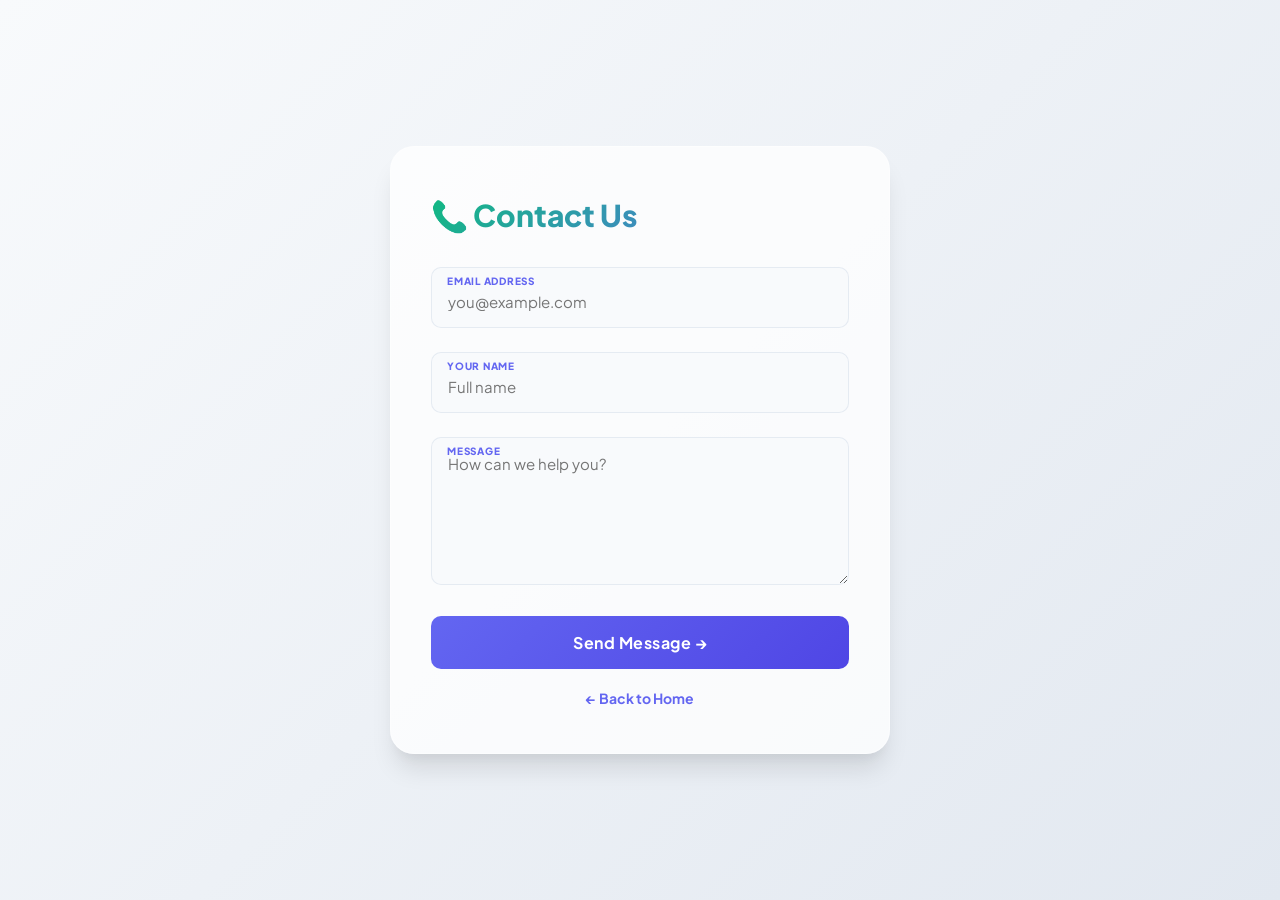
<file: contactus.html>
<!DOCTYPE html>
<html lang="en">
<head>
  <meta charset="UTF-8">
  <meta name="viewport" content="width=device-width, initial-scale=1.0">
  <meta name="description" content="Get in touch with ShopEase support. We're here to help with orders, returns, and questions.">
  <title>Contact Us — ShopEase</title>
  <link rel="stylesheet" href="style.css?v=2.0">
  <style>
    body {
      margin: 0; min-height: 100vh;
      /* background overridden by style.css */ /* background */: linear-gradient(135deg, #85edbb, #e2e8f0);
      display: flex; justify-content: center; align-items: center;
      padding: 20px;
    }
  </style>
</head>
<body>

<div class="contact-card">
  <h1>📞 Contact Us</h1>

  <form id="contactForm" onsubmit="return handleContact(event)">
    <div class="form-group">
      <label for="email">Email Address</label>
      <input id="email" name="email" type="email" placeholder="you@example.com" required>
    </div>

    <div class="form-group">
      <label for="username">Your Name</label>
      <input id="username" name="username" type="text" placeholder="Full name" required>
    </div>

    <div class="form-group">
      <label for="message">Message</label>
      <textarea id="message" name="message" rows="6" placeholder="How can we help you?" required></textarea>
    </div>

    <button type="submit" class="auth-btn">Send Message →</button>
  </form>

  <div class="auth-link" style="margin-top:18px;">
    <a href="index.html">← Back to Home</a>
  </div>
</div>

<div id="toast-container"></div>
<script src="main.js?v=9.0"></script>
<script>
  function handleContact(e) {
    e.preventDefault();
    const name = document.getElementById('username').value.trim();
    if (!name) { showToast('Please fill in all fields', 'error'); return false; }
    showToast('Message sent! We\'ll get back to you shortly. 📬');
    document.getElementById('contactForm').reset();
    return false;
  }
</script>
</body>
</html>
</file>
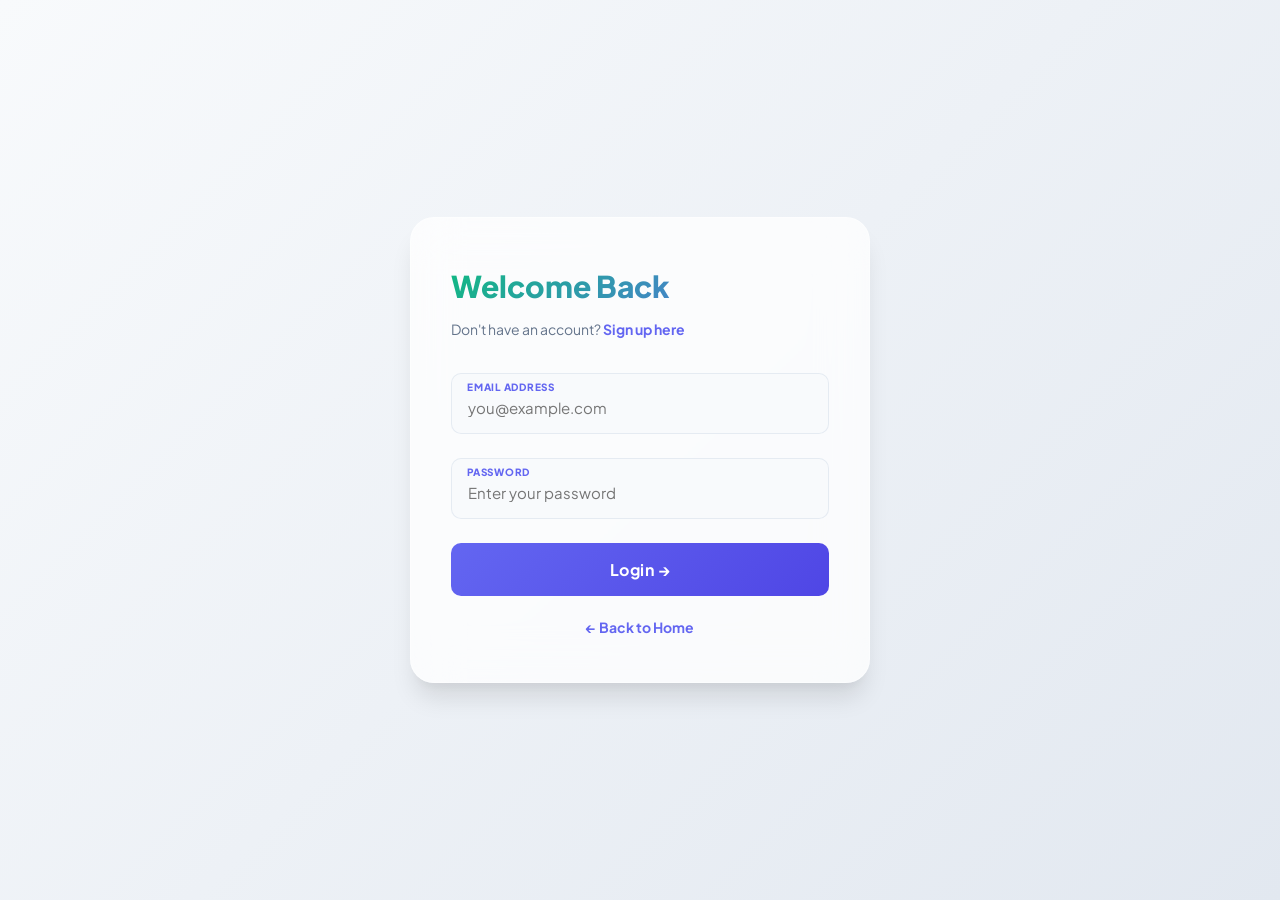
<file: login.html>
<!DOCTYPE html>
<html lang="en">
<head>
  <meta charset="UTF-8">
  <meta name="viewport" content="width=device-width, initial-scale=1.0">
  <meta name="description" content="Login to your ShopEase account to access your cart, orders, and exclusive deals.">
  <title>Login — ShopEase</title>
  <link rel="stylesheet" href="style.css?v=2.0">
  <style>
    body { margin: 0; min-height: 100vh; /* background overridden by style.css */ /* background */: linear-gradient(135deg, #85edbb, #e2e8f0); display: flex; justify-content: center; align-items: center; }
  </style>
</head>
<body>

<div class="auth-card">
  <h1>Welcome Back</h1>
  <p class="auth-subtitle">Don't have an account? <a href="signuppage.html">Sign up here</a></p>

  <form id="loginForm" onsubmit="return handleLogin(event)">
    <div class="form-group" id="fg-email">
      <label for="email">Email Address</label>
      <input id="email" name="email" type="email" placeholder="you@example.com" required>
      <div class="field-error" id="err-email"></div>
    </div>

    <div class="form-group" id="fg-password">
      <label for="password">Password</label>
      <input id="password" name="password" type="password" placeholder="Enter your password" required>
      <div class="field-error" id="err-password"></div>
    </div>

    <button type="submit" class="auth-btn" id="loginBtn">Login →</button>
  </form>

  <div class="auth-link">
    <a href="index.html">← Back to Home</a>
  </div>
</div>

<div id="toast-container"></div>
<script src="main.js?v=9.0"></script>
<script>
  // Redirect if already logged in
  if (getSession()) {
    window.location.href = 'experiment1on_capstone.html';
  }

  async function handleLogin(e) {
    e.preventDefault();

    // clear errors
    document.querySelectorAll('.form-group').forEach(g => g.classList.remove('has-error'));

    const email = document.getElementById('email').value.trim();
    const password = document.getElementById('password').value;
    const btn = document.getElementById('loginBtn');

    // Client-side validation
    let valid = true;
    const emailReg = /^[a-zA-Z0-9._%+-]+@[a-zA-Z0-9.-]+\.[a-zA-Z]{2,}$/;

    if (!email || !emailReg.test(email)) {
      setFieldError('fg-email', 'err-email', 'Please enter a valid email address');
      valid = false;
    }
    if (!password || password.length < 5) {
      setFieldError('fg-password', 'err-password', 'Password must be at least 5 characters');
      valid = false;
    }
    if (!valid) return false;

    btn.disabled = true;
    btn.textContent = 'Logging in…';

    const result = await apiLogin({ email, password });

    btn.disabled = false;
    btn.textContent = 'Login →';

    if (result.success) {
      setSession(result.user);
      await syncCartOnLogin(); // Sync cart before redirecting
      showToast('Welcome back, ' + result.user.name + '! 🎉');
      addNotification('Logged In', 'Welcome back, ' + result.user.name + '!', '👋', 'green');
      setTimeout(() => window.location.href = 'experiment1on_capstone.html', 800);
    } else {
      showToast(result.message, 'error');
    }

    return false;
  }

  function setFieldError(groupId, errorId, message) {
    document.getElementById(groupId).classList.add('has-error');
    const errEl = document.getElementById(errorId);
    errEl.textContent = message;
    errEl.style.display = 'block';
  }
</script>
</body>
</html>
</file>
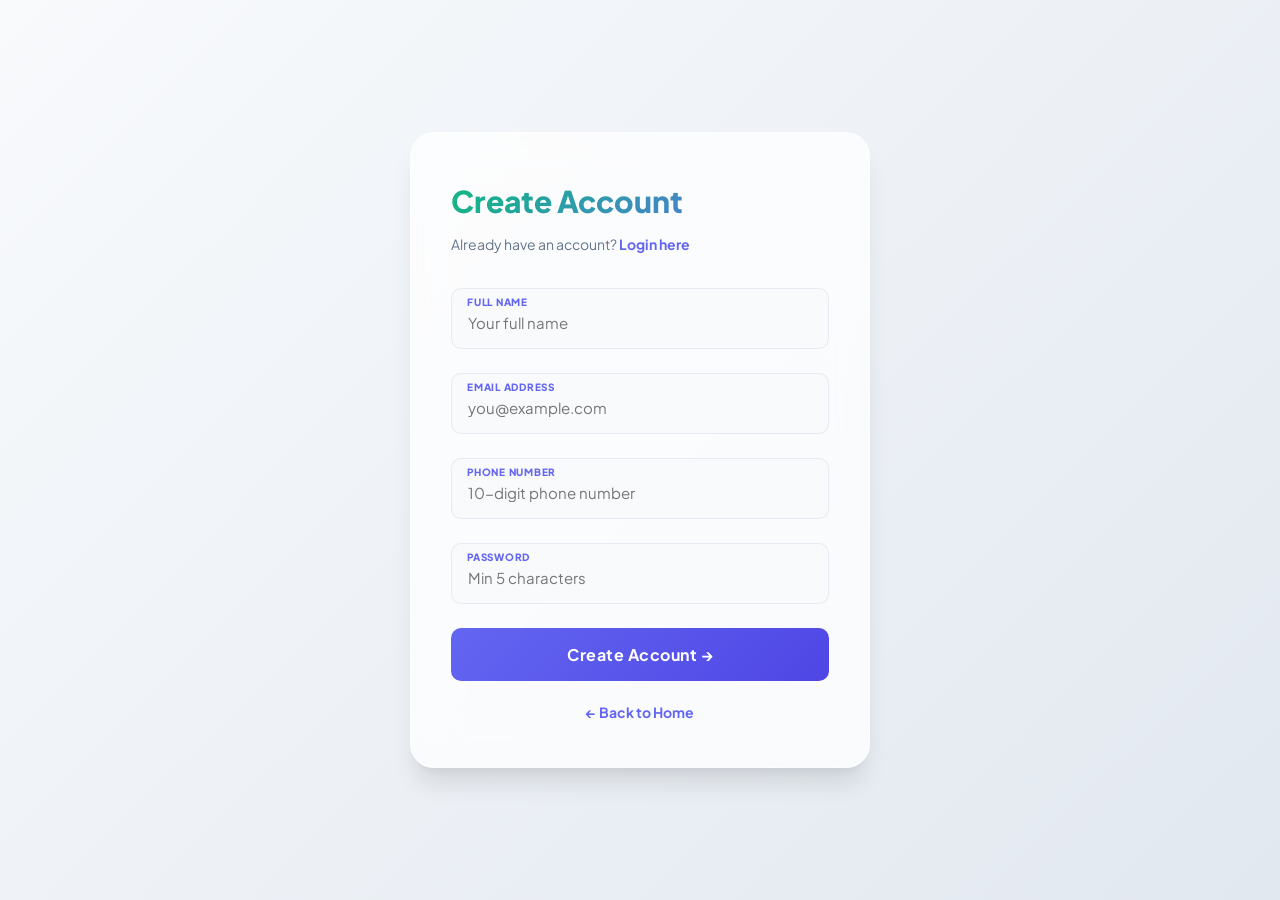
<file: signuppage.html>
<!DOCTYPE html>
<html lang="en">
<head>
  <meta charset="UTF-8">
  <meta name="viewport" content="width=device-width, initial-scale=1.0">
  <meta name="description" content="Create a ShopEase account to start shopping with exclusive deals and track your orders.">
  <title>Sign Up — ShopEase</title>
  <link rel="stylesheet" href="style.css?v=2.0">
  <style>
    body { margin: 0; min-height: 100vh; /* background overridden by style.css */ /* background */: linear-gradient(135deg, #85edbb, #e2e8f0); display: flex; justify-content: center; align-items: center; padding: 20px; }
  </style>
</head>
<body>

<div class="auth-card">
  <h1>Create Account</h1>
  <p class="auth-subtitle">Already have an account? <a href="login.html">Login here</a></p>

  <form id="signupForm" onsubmit="return handleSignup(event)">
    <div class="form-group" id="fg-name">
      <label for="fname">Full Name</label>
      <input id="fname" name="fname" type="text" placeholder="Your full name" required>
      <div class="field-error" id="err-name"></div>
    </div>

    <div class="form-group" id="fg-email">
      <label for="mail">Email Address</label>
      <input id="mail" name="mail" type="email" placeholder="you@example.com" required>
      <div class="field-error" id="err-email"></div>
    </div>

    <div class="form-group" id="fg-phone">
      <label for="phonenumber">Phone Number</label>
      <input id="phonenumber" name="phonenumber" type="tel" placeholder="10-digit phone number" required>
      <div class="field-error" id="err-phone"></div>
    </div>

    <div class="form-group" id="fg-password">
      <label for="pass">Password</label>
      <input id="pass" name="password" type="password" placeholder="Min 5 characters" required>
      <div class="field-error" id="err-password"></div>
    </div>

    <button type="submit" class="auth-btn" id="signupBtn">Create Account →</button>
  </form>

  <div class="auth-link">
    <a href="index.html">← Back to Home</a>
  </div>
</div>

<div id="toast-container"></div>
<script src="main.js?v=9.0"></script>
<script>
  // Redirect if already logged in
  if (getSession()) {
    window.location.href = 'experiment1on_capstone.html';
  }

  async function handleSignup(e) {
    e.preventDefault();

    // clear errors
    document.querySelectorAll('.form-group').forEach(g => g.classList.remove('has-error'));

    const name = document.getElementById('fname').value.trim();
    const email = document.getElementById('mail').value.trim();
    const phone = document.getElementById('phonenumber').value.trim();
    const password = document.getElementById('pass').value;
    const btn = document.getElementById('signupBtn');

    // Client-side validation
    let valid = true;
    const emailReg = /^[a-zA-Z0-9._%+-]+@[a-zA-Z0-9.-]+\.[a-zA-Z]{2,}$/;
    const phoneReg = /^[6-9][0-9]{9}$/;

    if (!name) {
      setFieldError('fg-name', 'err-name', 'Please enter your name');
      valid = false;
    }
    if (!email || !emailReg.test(email)) {
      setFieldError('fg-email', 'err-email', 'Please enter a valid email address');
      valid = false;
    }
    if (!phone || !phoneReg.test(phone)) {
      setFieldError('fg-phone', 'err-phone', 'Enter a valid 10-digit Indian phone number');
      valid = false;
    }
    if (!password || password.length < 5) {
      setFieldError('fg-password', 'err-password', 'Password must be at least 5 characters');
      valid = false;
    }
    if (!valid) return false;

    btn.disabled = true;
    btn.textContent = 'Creating account…';

    const result = await apiSignup({ name, email, phone, password });

    btn.disabled = false;
    btn.textContent = 'Create Account →';

    if (result.success) {
      showToast('Account created! Redirecting to login…');
      setTimeout(() => window.location.href = 'login.html', 1200);
    } else {
      showToast(result.message, 'error');
    }

    return false;
  }

  function setFieldError(groupId, errorId, message) {
    document.getElementById(groupId).classList.add('has-error');
    const errEl = document.getElementById(errorId);
    errEl.textContent = message;
    errEl.style.display = 'block';
  }
</script>
</body>
</html>
</file>
<file: style.css>
/* ============================================================
   ShopEase — Premium Global Stylesheet (Light & Dark Themes)
   ============================================================ */
@import url('https://fonts.googleapis.com/css2?family=Plus+Jakarta+Sans:ital,wght@0,200..800;1,200..800&display=swap');

/* ---------- Theme Color Variables ---------- */
:root {
  /* Common tokens */
  --font-main: 'Plus Jakarta Sans', 'Segoe UI', system-ui, sans-serif;
  --clr-emerald: #10b981;
  --clr-emerald-hover: #059669;
  --clr-indigo: #6366f1;
  --clr-indigo-hover: #4f46e5;
  --clr-coral: #f43f5e;
  --clr-coral-hover: #e11d48;
  --clr-gold: #fbbf24;
  --clr-pink: #f472b6;

  /* Light Theme Defaults */
  --bg-app: linear-gradient(135deg, #f8fafc, #e2e8f0);
  --bg-navbar: rgba(255, 255, 255, 0.65);
  --bg-card: rgba(255, 255, 255, 0.75);
  --bg-card-hover: rgba(255, 255, 255, 0.95);
  --bg-input: #f8fafc;
  --bg-dropdown: #ffffff;
  --bg-item-hover: #f1f5f9;
  
  --clr-text-main: #0f172a;
  --clr-text-muted: #64748b;
  --clr-border: rgba(226, 232, 240, 0.8);
  --clr-glass-border: rgba(255, 255, 255, 0.4);
  
  --shadow-sm: 0 1px 3px rgba(0,0,0,.05);
  --shadow-md: 0 10px 25px -5px rgba(0, 0, 0, 0.05), 0 8px 10px -6px rgba(0, 0, 0, 0.05);
  --shadow-lg: 0 20px 25px -5px rgba(0, 0, 0, 0.1), 0 10px 10px -5px rgba(0, 0, 0, 0.04);
  
  /* Radius & Transition */
  --radius-sm: 10px;
  --radius-md: 16px;
  --radius-lg: 24px;
  --radius-xl: 32px;
  --transition: .3s cubic-bezier(.4, 0, .2, 1);
}

/* Dark Theme Overrides */
body.dark {
  --bg-app: linear-gradient(135deg, #090d16, #111827);
  --bg-navbar: rgba(15, 23, 42, 0.7);
  --bg-card: rgba(30, 41, 59, 0.45);
  --bg-card-hover: rgba(30, 41, 59, 0.65);
  --bg-input: #1e293b;
  --bg-dropdown: #1e293b;
  --bg-item-hover: #334155;
  
  --clr-text-main: #f8fafc;
  --clr-text-muted: #94a3b8;
  --clr-border: rgba(51, 65, 85, 0.8);
  --clr-glass-border: rgba(255, 255, 255, 0.06);
  
  --shadow-sm: 0 1px 3px rgba(0,0,0,.3);
  --shadow-md: 0 10px 25px -5px rgba(0, 0, 0, 0.3), 0 8px 10px -6px rgba(0, 0, 0, 0.3);
  --shadow-lg: 0 20px 25px -5px rgba(0, 0, 0, 0.4), 0 10px 10px -5px rgba(0, 0, 0, 0.2);
}

/* ---------- Reset & Base ---------- */
*, *::before, *::after { box-sizing: border-box; margin: 0; padding: 0; }
html { scroll-behavior: smooth; }
body {
  font-family: var(--font-main);
  background: var(--bg-app);
  color: var(--clr-text-main);
  line-height: 1.6;
  -webkit-font-smoothing: antialiased;
  min-height: 100vh;
  transition: background var(--transition), color var(--transition);
}

a { text-decoration: none; color: inherit; }
img { max-width: 100%; display: block; }
button { font-family: var(--font-main); cursor: pointer; border: none; background: none; }

/* ---------- Scrollbars ---------- */
::-webkit-scrollbar { width: 8px; height: 8px; }
::-webkit-scrollbar-track { background: transparent; }
::-webkit-scrollbar-thumb { background: var(--clr-border); border-radius: 4px; }
::-webkit-scrollbar-thumb:hover { background: var(--clr-text-muted); }

/* ============================================================
   NAVBAR (Glassmorphic)
   ============================================================ */
.navbar {
  position: sticky; top: 0; z-index: 1000;
  display: flex; align-items: center; justify-content: space-between;
  padding: 14px 28px; gap: 20px; flex-wrap: wrap;
  background: var(--bg-navbar);
  backdrop-filter: blur(20px); -webkit-backdrop-filter: blur(20px);
  border-bottom: 1px solid var(--clr-glass-border);
  box-shadow: var(--shadow-sm);
  transition: background var(--transition), border-color var(--transition);
}

.nav-logo {
  display: flex; align-items: center; gap: 12px;
  font-size: 24px; font-weight: 800; color: var(--clr-emerald);
  letter-spacing: -.75px; text-decoration: none;
}
.nav-logo img {
  height: 40px; width: 40px; border-radius: 50%;
  object-fit: cover; border: 2px solid var(--clr-emerald);
}

/* search */
.nav-search {
  flex: 1; max-width: 460px; min-width: 200px;
  position: relative;
}
.nav-search input {
  width: 100%; padding: 12px 16px 12px 46px;
  border: 1.5px solid var(--clr-border); border-radius: var(--radius-xl);
  background: var(--bg-input); color: var(--clr-text-main);
  font-size: 14px; font-family: var(--font-main);
  transition: all var(--transition);
  outline: none;
}
.nav-search input:focus {
  border-color: var(--clr-indigo);
  box-shadow: 0 0 0 4px rgba(99, 102, 241, 0.15);
}
.nav-search .search-icon {
  position: absolute; left: 16px; top: 50%; transform: translateY(-50%);
  font-size: 16px; color: var(--clr-text-muted);
}

/* nav actions */
.nav-actions {
  display: flex; align-items: center; gap: 8px;
}
.nav-actions a, .nav-actions button.nav-btn {
  position: relative; display: flex; align-items: center; justify-content: center; gap: 6px;
  padding: 10px 16px; border-radius: var(--radius-sm);
  font-size: 14px; font-weight: 600; color: var(--clr-text-main);
  transition: all var(--transition);
  white-space: nowrap;
}
.nav-actions a:hover, .nav-actions button.nav-btn:hover {
  background: var(--bg-item-hover); color: var(--clr-indigo);
}

/* Theme toggle */
.theme-toggle-btn {
  font-size: 18px; width: 40px; height: 40px;
  display: flex; align-items: center; justify-content: center;
  border-radius: var(--radius-sm); color: var(--clr-text-main);
  cursor: pointer; transition: all var(--transition);
}
.theme-toggle-btn:hover {
  background: var(--bg-item-hover);
  transform: rotate(15deg);
}

/* badge */
.badge {
  position: absolute; top: 0px; right: 0px;
  min-width: 18px; height: 18px; padding: 0 5px;
  border-radius: 99px; font-size: 10px; font-weight: 800;
  display: flex; align-items: center; justify-content: center;
  color: #fff; pointer-events: none;
}
.badge-red   { background: var(--clr-coral); }
.badge-green { background: var(--clr-emerald); }

/* ---------- Dropdown Panels ---------- */
.dropdown-wrapper { position: relative; }
.dropdown-panel {
  display: none; position: absolute; right: 0; top: calc(100% + 12px);
  min-width: 320px; max-height: 420px; overflow-y: auto;
  background: var(--bg-dropdown); border-radius: var(--radius-md);
  box-shadow: var(--shadow-lg); border: 1px solid var(--clr-border);
  z-index: 9999; animation: dropIn .2s cubic-bezier(.4, 0, .2, 1);
  color: var(--clr-text-main);
}
.dropdown-panel.show { display: block; }
@keyframes dropIn {
  from { opacity: 0; transform: translateY(-10px); }
  to   { opacity: 1; transform: translateY(0); }
}
.dropdown-header {
  padding: 16px 20px; font-weight: 700; font-size: 15px;
  border-bottom: 1px solid var(--clr-border); display: flex;
  align-items: center; justify-content: space-between;
}
.dropdown-header .clear-btn {
  font-size: 12px; color: var(--clr-coral); background: none; border: none;
  cursor: pointer; font-weight: 600;
}
.dropdown-item {
  display: flex; align-items: flex-start; gap: 14px;
  padding: 14px 20px; border-bottom: 1px solid var(--clr-border);
  transition: background var(--transition);
}
.dropdown-item:hover { background: var(--bg-item-hover); }
.dropdown-item.unread { background: rgba(99, 102, 241, 0.05); }
.dropdown-item .notif-icon {
  width: 38px; height: 38px; border-radius: 50%;
  display: flex; align-items: center; justify-content: center;
  font-size: 18px; flex-shrink: 0;
}
.dropdown-item .notif-icon.green { background: rgba(16, 185, 129, 0.15); color: var(--clr-emerald); }
.dropdown-item .notif-icon.blue  { background: rgba(99, 102, 241, 0.15); color: var(--clr-indigo); }
.dropdown-item .notif-icon.gold  { background: rgba(251, 191, 36, 0.15); color: var(--clr-gold); }
.dropdown-item .notif-body { flex: 1; }
.dropdown-item .notif-body strong { font-size: 13px; display: block; margin-bottom: 2px; }
.dropdown-item .notif-body span   { font-size: 12px; color: var(--clr-text-muted); }
.dropdown-empty {
  padding: 40px; text-align: center; color: var(--clr-text-muted); font-size: 14px;
}

/* profile dropdown */
.profile-menu-item {
  display: flex; align-items: center; gap: 12px;
  padding: 14px 20px; font-size: 14px; font-weight: 600;
  cursor: pointer; transition: background var(--transition), color var(--transition);
  border: none; background: none; width: 100%; text-align: left;
  font-family: var(--font-main); color: var(--clr-text-main);
}
.profile-menu-item:hover { background: var(--bg-item-hover); color: var(--clr-indigo); }
.profile-menu-item.danger:hover { color: var(--clr-coral); }

/* user avatar circle */
.user-avatar {
  width: 32px; height: 32px; border-radius: 50%;
  background: linear-gradient(135deg, var(--clr-emerald), var(--clr-indigo));
  color: #fff; display: flex; align-items: center; justify-content: center;
  font-size: 14px; font-weight: 800;
}

/* ============================================================
   TOAST SYSTEM
   ============================================================ */
#toast-container {
  position: fixed; top: 90px; right: 24px; z-index: 99999;
  display: flex; flex-direction: column; gap: 12px;
  pointer-events: none;
}
.toast {
  pointer-events: auto;
  display: flex; align-items: center; gap: 14px;
  padding: 16px 24px; min-width: 300px; max-width: 400px;
  background: var(--bg-dropdown); color: var(--clr-text-main);
  border-radius: var(--radius-md); box-shadow: var(--shadow-lg);
  border-left: 4px solid var(--clr-emerald); border-top: 1px solid var(--clr-border);
  animation: toastIn .35s cubic-bezier(.4, 0, .2, 1), toastOut .35s cubic-bezier(.4, 0, .2, 1) 2.8s forwards;
  font-size: 14px; font-weight: 600;
}
.toast.error { border-left-color: var(--clr-coral); }
.toast .toast-icon { font-size: 20px; }
@keyframes toastIn {
  from { opacity: 0; transform: translateX(80px); }
  to   { opacity: 1; transform: translateX(0); }
}
@keyframes toastOut {
  from { opacity: 1; transform: translateX(0); }
  to   { opacity: 0; transform: translateX(80px); }
}

/* ============================================================
   PREMIUM PRODUCT GRID & CARDS
   ============================================================ */
.products-grid {
  display: grid;
  grid-template-columns: repeat(auto-fill, minmax(220px, 1fr));
  gap: 24px; padding: 32px;
}
.product-card {
  background: var(--bg-card); border-radius: var(--radius-md);
  padding: 20px; text-align: center;
  border: 1px solid var(--clr-glass-border);
  box-shadow: var(--shadow-md);
  transition: transform var(--transition), box-shadow var(--transition), background-color var(--transition), border-color var(--transition);
  display: flex; flex-direction: column; overflow: hidden;
}
.product-card:hover {
  transform: translateY(-8px);
  box-shadow: var(--shadow-lg);
  background: var(--bg-card-hover);
  border-color: var(--clr-indigo);
}
.product-card img {
  width: 100%; height: 180px; object-fit: contain;
  border-radius: var(--radius-sm); margin-bottom: 16px;
  transition: transform var(--transition);
}
.product-card:hover img { transform: scale(1.06); }
.product-card .product-name {
  font-size: 16px; font-weight: 700; margin-bottom: 6px;
  color: var(--clr-text-main);
  white-space: nowrap; overflow: hidden; text-overflow: ellipsis;
}
.product-card .product-price {
  font-size: 18px; font-weight: 800; color: var(--clr-emerald);
  margin-bottom: 16px;
}
.product-card .add-cart-btn {
  margin-top: auto; padding: 12px 20px; border: none;
  border-radius: var(--radius-sm);
  background: linear-gradient(135deg, var(--clr-indigo), #3b82f6);
  color: #fff; font-size: 13px; font-weight: 700;
  letter-spacing: .5px;
  transition: all var(--transition);
}
.product-card .add-cart-btn:hover {
  transform: translateY(-2px);
  box-shadow: 0 6px 20px rgba(99, 102, 241, 0.4);
}

/* ============================================================
   PREMIUM CART PAGE & CONTROLS
   ============================================================ */
.cart-page {
  min-height: 100vh; padding: 40px 20px;
}
.cart-wrapper {
  max-width: 800px; margin: 0 auto;
  background: var(--bg-card); border-radius: var(--radius-lg);
  border: 1px solid var(--clr-glass-border); padding: 40px;
  box-shadow: var(--shadow-lg);
}
.cart-title {
  font-size: 32px; font-weight: 800; margin-bottom: 8px;
  display: flex; align-items: center; gap: 12px;
}
.cart-subtitle { font-size: 15px; color: var(--clr-text-muted); margin-bottom: 32px; }

.cart-item {
  display: flex; align-items: center; gap: 20px;
  padding: 20px 0; border-bottom: 1px solid var(--clr-border);
  animation: fadeSlideUp .4s ease both;
}
@keyframes fadeSlideUp {
  from { opacity: 0; transform: translateY(16px); }
  to   { opacity: 1; transform: translateY(0); }
}
.cart-item-img {
  width: 80px; height: 80px; border-radius: var(--radius-sm);
  background: #ffffff; overflow: hidden; flex-shrink: 0;
  display: flex; align-items: center; justify-content: center;
  border: 1.5px solid var(--clr-border);
}
.cart-item-img img { width: 100%; height: 100%; object-fit: contain; padding: 4px; }
.cart-item-info { flex: 1; }
.cart-item-info .item-name {
  font-size: 16px; font-weight: 700; margin-bottom: 4px;
}
.cart-item-info .item-unit-price {
  font-size: 13px; color: var(--clr-text-muted);
}
.cart-item-controls {
  display: flex; align-items: center; gap: 12px;
}
.qty-btn {
  width: 34px; height: 34px; border-radius: 50%;
  border: 1.5px solid var(--clr-border);
  background: var(--bg-input); color: var(--clr-text-main);
  font-size: 18px; font-weight: 700;
  display: flex; align-items: center; justify-content: center;
  transition: all var(--transition);
}
.qty-btn:hover {
  background: var(--clr-indigo); color: #fff; border-color: var(--clr-indigo);
}
.qty-display { font-size: 16px; font-weight: 800; min-width: 28px; text-align: center; }
.cart-item-total {
  font-size: 18px; font-weight: 800; min-width: 100px; text-align: right; color: var(--clr-emerald);
}
.cart-item .remove-btn {
  background: none; border: none; font-size: 20px; cursor: pointer;
  opacity: .5; transition: all var(--transition);
  color: var(--clr-text-muted); padding: 6px;
}
.cart-item .remove-btn:hover { opacity: 1; color: var(--clr-coral); transform: scale(1.1); }

/* cart summary */
.cart-summary {
  margin-top: 32px; padding: 24px;
  background: var(--bg-input); border-radius: var(--radius-md);
  border: 1px solid var(--clr-border);
}
.cart-summary-row {
  display: flex; justify-content: space-between;
  padding: 10px 0; font-size: 15px; color: var(--clr-text-muted);
}
.cart-summary-row.total {
  font-size: 22px; font-weight: 800; color: var(--clr-text-main);
  padding-top: 18px; margin-top: 12px;
  border-top: 2px solid var(--clr-border);
}
.checkout-btn {
  display: block; width: 100%; margin-top: 24px;
  padding: 18px; border: none; border-radius: var(--radius-md);
  background: linear-gradient(135deg, var(--clr-emerald), var(--clr-indigo));
  color: #fff; font-size: 16px; font-weight: 800;
  letter-spacing: .5px; cursor: pointer;
  transition: all var(--transition);
}
.checkout-btn:hover {
  transform: translateY(-2px);
  box-shadow: 0 8px 25px rgba(16, 185, 129, 0.35);
}
.cart-footer-links {
  display: flex; justify-content: space-between;
  margin-top: 20px; font-size: 14px;
}
.cart-footer-links a { color: var(--clr-indigo); font-weight: 700; }
.cart-footer-links button {
  background: none; border: none; color: var(--clr-coral);
  font-size: 14px; font-weight: 700; cursor: pointer;
  font-family: var(--font-main);
}
.cart-empty {
  text-align: center; padding: 60px 20px;
}
.cart-empty .empty-icon { font-size: 70px; margin-bottom: 20px; }
.cart-empty h3 { font-size: 22px; font-weight: 800; margin-bottom: 10px; }
.cart-empty p  { font-size: 15px; color: var(--clr-text-muted); margin-bottom: 24px; }
.cart-empty a {
  display: inline-block; padding: 14px 32px; border-radius: var(--radius-sm);
  background: var(--clr-indigo); color: #fff; font-weight: 700;
  transition: transform var(--transition);
}
.cart-empty a:hover { transform: translateY(-2px); }

/* ============================================================
   AUTH CARDS & FLOATING FORMS
   ============================================================ */
.auth-card {
  background: var(--bg-card);
  backdrop-filter: blur(24px); -webkit-backdrop-filter: blur(24px);
  border-radius: var(--radius-lg); border: 1px solid var(--clr-glass-border);
  padding: 44px 40px; width: 100%; max-width: 460px;
  box-shadow: var(--shadow-lg);
  animation: fadeSlideUp .4s ease;
}
.auth-card h1 {
  font-size: 30px; font-weight: 800;
  background: linear-gradient(135deg, var(--clr-emerald), var(--clr-indigo));
  -webkit-background-clip: text; -webkit-text-fill-color: transparent;
  background-clip: text; margin-bottom: 8px;
}
.auth-card .auth-subtitle {
  font-size: 14px; color: var(--clr-text-muted); margin-bottom: 32px;
}
.auth-card .auth-subtitle a {
  color: var(--clr-indigo); font-weight: 700;
}

/* form fields */
.form-group {
  position: relative; margin-bottom: 24px;
}
.form-group input {
  width: 100%; padding: 16px; padding-top: 24px;
  border: 1.5px solid var(--clr-border); border-radius: var(--radius-sm);
  font-size: 15px; font-family: var(--font-main);
  background: var(--bg-input); color: var(--clr-text-main);
  transition: all var(--transition);
  outline: none;
}
.form-group input:focus {
  border-color: var(--clr-indigo);
  box-shadow: 0 0 0 4px rgba(99, 102, 241, 0.12);
}
.form-group label {
  position: absolute; top: 6px; left: 16px;
  font-size: 10px; font-weight: 800; color: var(--clr-indigo);
  letter-spacing: .75px; text-transform: uppercase;
  pointer-events: none;
}
.form-group .field-error {
  font-size: 12px; color: var(--clr-coral); margin-top: 6px;
  display: none; font-weight: 600;
}
.form-group.has-error input { border-color: var(--clr-coral); }
.form-group.has-error .field-error { display: block; }

.auth-btn {
  width: 100%; padding: 16px; border: none; border-radius: var(--radius-sm);
  background: linear-gradient(135deg, var(--clr-indigo), var(--clr-indigo-hover));
  color: #fff; font-size: 16px; font-weight: 700;
  letter-spacing: .5px; cursor: pointer;
  transition: all var(--transition);
}
.auth-btn:hover {
  transform: translateY(-2px);
  box-shadow: 0 6px 20px rgba(99, 102, 241, 0.35);
}
.auth-btn:disabled {
  opacity: .5; cursor: not-allowed; transform: none; box-shadow: none;
}

.auth-link {
  text-align: center; margin-top: 20px; font-size: 14px; color: var(--clr-text-muted);
}
.auth-link a { color: var(--clr-indigo); font-weight: 700; }

/* ============================================================
   CONTACT CARD
   ============================================================ */
.contact-card {
  background: var(--bg-card); border-radius: var(--radius-lg);
  border: 1px solid var(--clr-glass-border); padding: 44px 40px;
  width: 100%; max-width: 500px; box-shadow: var(--shadow-lg);
  animation: fadeSlideUp .4s ease;
}
.contact-card h1 {
  font-size: 30px; font-weight: 800;
  background: linear-gradient(135deg, var(--clr-emerald), var(--clr-indigo));
  -webkit-background-clip: text; -webkit-text-fill-color: transparent;
  background-clip: text; margin-bottom: 28px;
}
.contact-card textarea {
  width: 100%; padding: 16px;
  border: 1.5px solid var(--clr-border); border-radius: var(--radius-sm);
  font-size: 15px; font-family: var(--font-main);
  background: var(--bg-input); color: var(--clr-text-main);
  resize: vertical; transition: all var(--transition);
  outline: none;
}
.contact-card textarea:focus {
  border-color: var(--clr-indigo);
  box-shadow: 0 0 0 4px rgba(99, 102, 241, 0.12);
}

/* ============================================================
   CATEGORY STRIP & BUBBLES
   ============================================================ */
.category-strip {
  display: flex; justify-content: center; align-items: center;
  gap: 20px; flex-wrap: wrap; padding: 28px 16px;
}
.cat-circle {
  width: 110px; height: 125px; padding: 14px 10px;
  display: flex; flex-direction: column; align-items: center;
  justify-content: center; gap: 8px;
  background: var(--bg-card); border: 1px solid var(--clr-glass-border);
  border-radius: var(--radius-md); cursor: pointer;
  transition: transform var(--transition), box-shadow var(--transition), border-color var(--transition);
}
.cat-circle:hover {
  transform: translateY(-5px); box-shadow: var(--shadow-md);
  border-color: var(--clr-indigo);
}
.cat-circle img {
  width: 60px; height: 60px; object-fit: cover; border-radius: 12px;
}
.cat-circle span {
  font-size: 12px; font-weight: 800; color: var(--clr-text-main);
  text-align: center;
}

/* ============================================================
   DEALS CONTAINER & HERO
   ============================================================ */
.deals-grid {
  display: grid; grid-template-columns: repeat(3, 1fr);
  gap: 20px; padding: 24px;
}
.hero-content {
  padding: 120px 60px; color: var(--clr-text-main);
}
.hero-content h1 {
  font-size: 56px; font-weight: 800; line-height: 1.15;
  margin-bottom: 20px; letter-spacing: -1.5px;
}
.hero-content p {
  font-size: 18px; max-width: 600px; line-height: 1.7;
  opacity: .85; margin-bottom: 32px;
}
.hero-buttons { display: flex; gap: 16px; flex-wrap: wrap; }
.hero-btn {
  padding: 16px 36px; border: none; border-radius: var(--radius-xl);
  font-size: 15px; font-weight: 700; cursor: pointer;
  transition: all var(--transition);
  font-family: var(--font-main);
}
.hero-btn:hover { transform: translateY(-4px); }
.hero-btn-primary {
  background: linear-gradient(135deg, var(--clr-coral), #ff7e67);
  color: #fff;
}
.hero-btn-primary:hover { box-shadow: 0 10px 25px rgba(244, 63, 94, 0.4); }
.hero-btn-outline {
  background: var(--bg-card);
  backdrop-filter: blur(8px); -webkit-backdrop-filter: blur(8px);
  color: var(--clr-text-main); border: 2.5px solid var(--clr-border);
}
.hero-btn-outline:hover {
  background: var(--bg-item-hover);
  box-shadow: var(--shadow-sm);
}

/* ============================================================
   RESPONSIVE DESIGN
   ============================================================ */
@media (max-width: 768px) {
  .navbar { padding: 12px 16px; gap: 12px; }
  .nav-search { max-width: 100%; order: 10; }
  .hero-content { padding: 80px 24px; text-align: center; }
  .hero-content h1 { font-size: 36px; }
  .hero-content p { font-size: 16px; }
  .hero-buttons { justify-content: center; }
  .products-grid { grid-template-columns: repeat(auto-fill, minmax(160px, 1fr)); gap: 16px; padding: 16px; }
  .deals-grid { grid-template-columns: 1fr; }
  .dropdown-panel { min-width: 290px; right: -20px; }
  .cart-item { flex-direction: column; align-items: stretch; text-align: center; }
  .cart-item-img { margin: 0 auto; }
  .cart-item-controls { justify-content: center; }
  .cart-item-total { text-align: center; min-width: auto; }
  .cart-wrapper { padding: 24px; }
}
@media (max-width: 480px) {
  .nav-actions a span.nav-label, .nav-actions button.nav-btn span.nav-label { display: none; }
  .hero-content h1 { font-size: 28px; }
}

/* ============================================================
   SEARCH RESULTS DROPDOWN
   ============================================================ */
.search-results-dropdown {
  position: absolute; top: calc(100% + 8px); left: 0; right: 0;
  background: var(--bg-dropdown); border-radius: var(--radius-md);
  box-shadow: var(--shadow-lg); border: 1px solid var(--clr-border);
  z-index: 10000; overflow-y: auto; max-height: 400px;
  display: none; animation: dropIn .2s cubic-bezier(.4, 0, .2, 1);
}
.search-result-item {
  display: flex; justify-content: space-between; align-items: center;
  padding: 12px 16px; border-bottom: 1px solid var(--clr-border);
  cursor: pointer; transition: background var(--transition);
}
.search-result-item:last-child { border-bottom: none; }
.search-result-item:hover { background: var(--bg-item-hover); }
.search-item-name { font-weight: 700; color: var(--clr-text-main); flex: 1; }
.search-item-price { font-weight: 800; color: var(--clr-emerald); margin: 0 12px; }
.search-item-cat { font-size: 11px; text-transform: uppercase; background: var(--clr-indigo); color: #fff; padding: 2px 8px; border-radius: 99px; }
.search-result-empty { padding: 20px; text-align: center; color: var(--clr-text-muted); font-size: 14px; }
</file>
